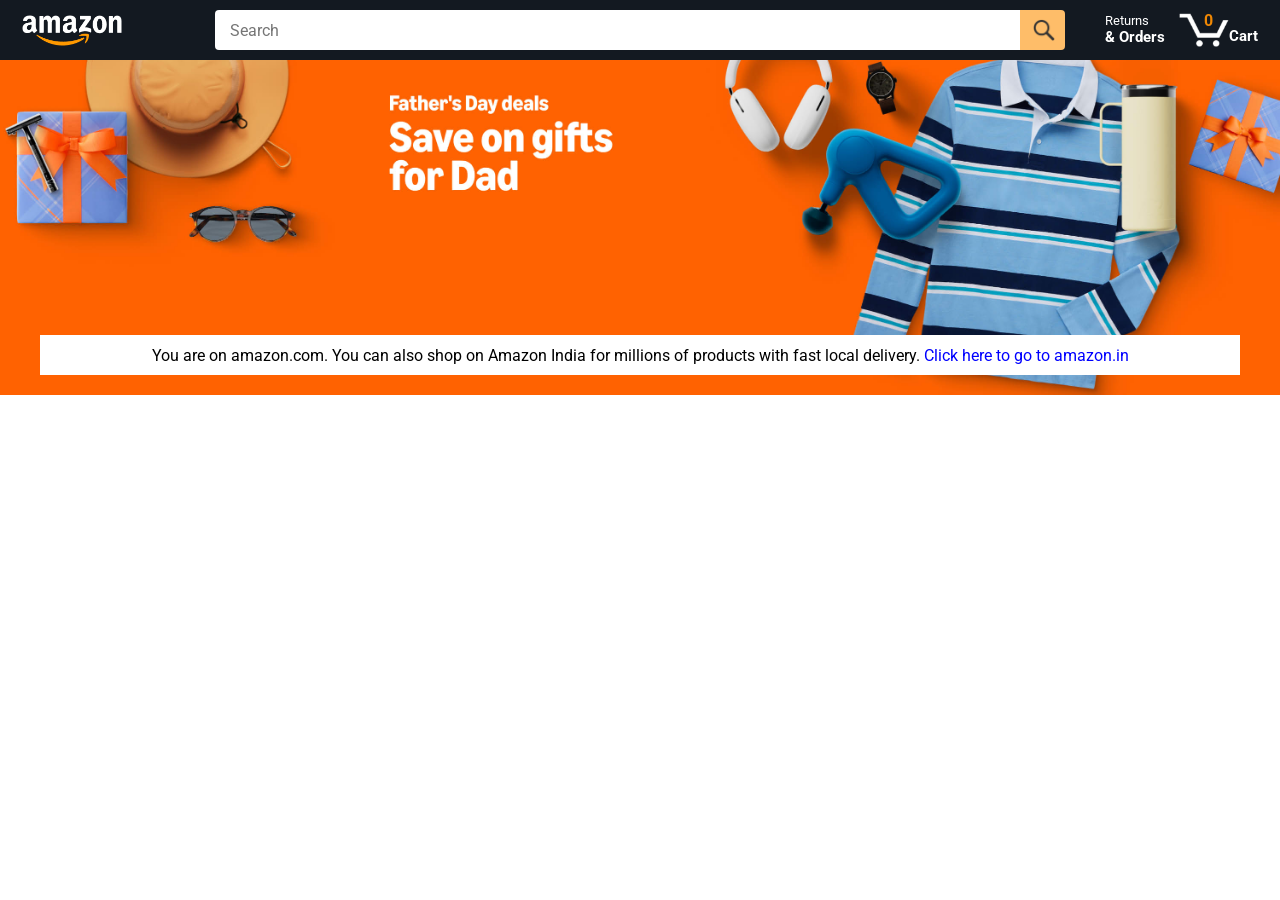
<file: index.html>
<!DOCTYPE html>
<html>
  <head>
    <title>Amazon Project</title>

    <!-- This code is needed for responsive design to work.
      (Responsive design = make the website look good on
      smaller screen sizes like a phone or a tablet). -->
    <meta name="viewport" content="width=device-width, initial-scale=1">

    <!-- Load a font called Roboto from Google Fonts. -->
    <link rel="preconnect" href="https://fonts.googleapis.com">
    <link rel="preconnect" href="https://fonts.gstatic.com" crossorigin>
    <link href="https://fonts.googleapis.com/css2?family=Roboto:wght@400;500;700&display=swap" rel="stylesheet">

    <!-- Here are the CSS files for this page. -->
    <link rel="stylesheet" href="styles/shared/general.css">
    <link rel="stylesheet" href="styles/shared/amazon-header.css">
    <link rel="stylesheet" href="styles/pages/amazon.css">
  </head>
  <body>
    <div class="amazon-header">
      <div class="amazon-header-left-section">
        <a href="amazon.html" class="header-link">
          <img class="amazon-logo"
            src="images/amazon-logo-white.png">
          <img class="amazon-mobile-logo"
            src="images/amazon-mobile-logo-white.png">
        </a>
      </div>

      <div class="amazon-header-middle-section">
        <input class="search-bar" type="text" placeholder="Search">

        <button class="search-button">
          <img class="search-icon" src="images/icons/search-icon.png">
        </button>
      </div>

      <div class="amazon-header-right-section">
        <a class="orders-link header-link" href="orders.html">
          <span class="returns-text">Returns</span>
          <span class="orders-text">& Orders</span>
        </a>

        <a class="cart-link header-link" href="checkout.html">
          <img class="cart-icon" src="images/icons/cart-icon.png">
          <div class="cart-quantity js-cart-quantity">0</div>
          <div class="cart-text">Cart</div>
        </a>
      </div>
    </div>
    <div class="navHero">
      <div class="nav-herotext">
        <p>
          You are on amazon.com. You can also shop on Amazon India for millions
          of products with fast local delivery.
          <a>Click here to go to amazon.in</a>
        </p>
      </div>
    </div>


    <div class="main">
      <div class="products-grid js-products-grid">
      </div>
    </div>

    <script type="module" src="scripts/amazon.js"></script>
  </body>
</html>
</file>
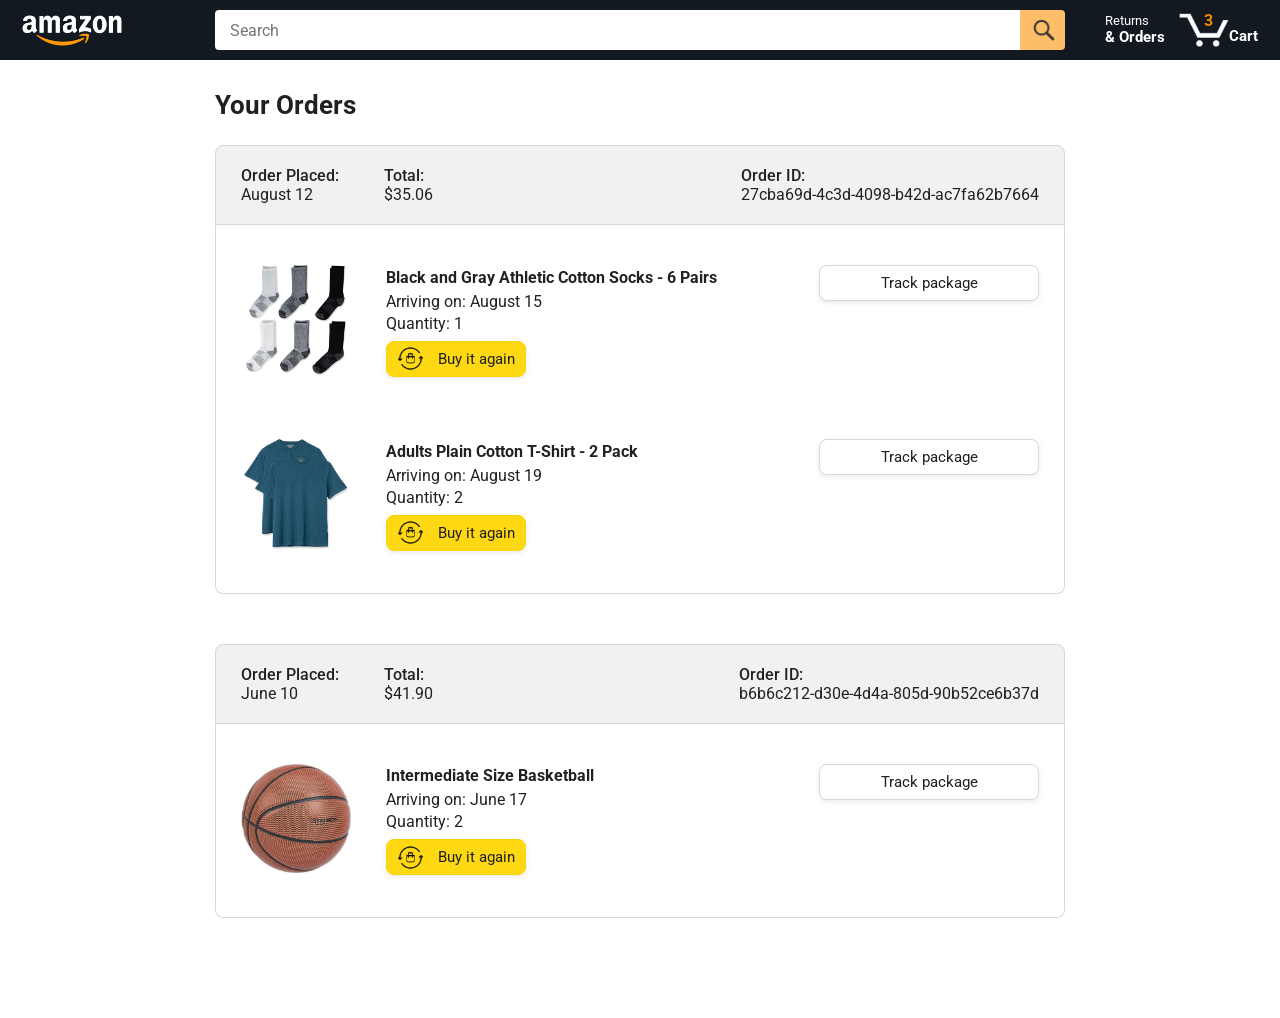
<file: orders.html>
<!DOCTYPE html>
<html>
  <head>
    <title>Orders</title>

    <!-- This code is needed for responsive design to work.
      (Responsive design = make the website look good on
      smaller screen sizes like a phone or a tablet). -->
    <meta name="viewport" content="width=device-width, initial-scale=1">

    <!-- Load a font called Roboto from Google Fonts. -->
    <link rel="preconnect" href="https://fonts.googleapis.com">
    <link rel="preconnect" href="https://fonts.gstatic.com" crossorigin>
    <link href="https://fonts.googleapis.com/css2?family=Roboto:wght@400;500;700&display=swap" rel="stylesheet">

    <!-- Here are the CSS files for this page. -->
    <link rel="stylesheet" href="styles/shared/general.css">
    <link rel="stylesheet" href="styles/shared/amazon-header.css">
    <link rel="stylesheet" href="styles/pages/orders.css">
  </head>
  <body>
    <div class="amazon-header">
      <div class="amazon-header-left-section">
        <a href="index.html" class="header-link">
          <img class="amazon-logo"
            src="images/amazon-logo-white.png">
          <img class="amazon-mobile-logo"
            src="images/amazon-mobile-logo-white.png">
        </a>
      </div>

      <div class="amazon-header-middle-section">
        <input class="search-bar" type="text" placeholder="Search">

        <button class="search-button">
          <img class="search-icon" src="images/icons/search-icon.png">
        </button>
      </div>

      <div class="amazon-header-right-section">
        <a class="orders-link header-link" href="orders.html">
          <span class="returns-text">Returns</span>
          <span class="orders-text">& Orders</span>
        </a>

        <a class="cart-link header-link" href="checkout.html">
          <img class="cart-icon" src="images/icons/cart-icon.png">
          <div class="cart-quantity">3</div>
          <div class="cart-text">Cart</div>
        </a>
      </div>
    </div>

    <div class="main">
      <div class="page-title">Your Orders</div>

      <div class="orders-grid">
        <div class="order-container">
          
          <div class="order-header">
            <div class="order-header-left-section">
              <div class="order-date">
                <div class="order-header-label">Order Placed:</div>
                <div>August 12</div>
              </div>
              <div class="order-total">
                <div class="order-header-label">Total:</div>
                <div>$35.06</div>
              </div>
            </div>

            <div class="order-header-right-section">
              <div class="order-header-label">Order ID:</div>
              <div>27cba69d-4c3d-4098-b42d-ac7fa62b7664</div>
            </div>
          </div>

          <div class="order-details-grid">
            <div class="product-image-container">
              <img src="images/products/athletic-cotton-socks-6-pairs.jpg">
            </div>

            <div class="product-details">
              <div class="product-name">
                Black and Gray Athletic Cotton Socks - 6 Pairs
              </div>
              <div class="product-delivery-date">
                Arriving on: August 15
              </div>
              <div class="product-quantity">
                Quantity: 1
              </div>
              <button class="buy-again-button button-primary">
                <img class="buy-again-icon" src="images/icons/buy-again.png">
                <span class="buy-again-message">Buy it again</span>
              </button>
            </div>

            <div class="product-actions">
              <a href="tracking.html?orderId=123&productId=456">
                <button class="track-package-button button-secondary">
                  Track package
                </button>
              </a>
            </div>

            <div class="product-image-container">
              <img src="images/products/adults-plain-cotton-tshirt-2-pack-teal.jpg">
            </div>

            <div class="product-details">
              <div class="product-name">
                Adults Plain Cotton T-Shirt - 2 Pack
              </div>
              <div class="product-delivery-date">
                Arriving on: August 19
              </div>
              <div class="product-quantity">
                Quantity: 2
              </div>
              <button class="buy-again-button button-primary">
                <img class="buy-again-icon" src="images/icons/buy-again.png">
                <span class="buy-again-message">Buy it again</span>
              </button>
            </div>

            <div class="product-actions">
              <a href="tracking.html">
                <button class="track-package-button button-secondary">
                  Track package
                </button>
              </a>
            </div>
          </div>
        </div>

        <div class="order-container">

          <div class="order-header">
            <div class="order-header-left-section">
              <div class="order-date">
                <div class="order-header-label">Order Placed:</div>
                <div>June 10</div>
              </div>
              <div class="order-total">
                <div class="order-header-label">Total:</div>
                <div>$41.90</div>
              </div>
            </div>

            <div class="order-header-right-section">
              <div class="order-header-label">Order ID:</div>
              <div>b6b6c212-d30e-4d4a-805d-90b52ce6b37d</div>
            </div>
          </div>

          <div class="order-details-grid">
            <div class="product-image-container">
              <img src="images/products/intermediate-composite-basketball.jpg">
            </div>

            <div class="product-details">
              <div class="product-name">
                Intermediate Size Basketball
              </div>
              <div class="product-delivery-date">
                Arriving on: June 17
              </div>
              <div class="product-quantity">
                Quantity: 2
              </div>
              <button class="buy-again-button button-primary">
                <img class="buy-again-icon" src="images/icons/buy-again.png">
                <span class="buy-again-message">Buy it again</span>
              </button>
            </div>

            <div class="product-actions">
              <a href="tracking.html">
                <button class="track-package-button button-secondary">
                  Track package
                </button>
              </a>
            </div>
          </div>
        </div>
      </div>
    </div>
  </body>
</html>
</file>
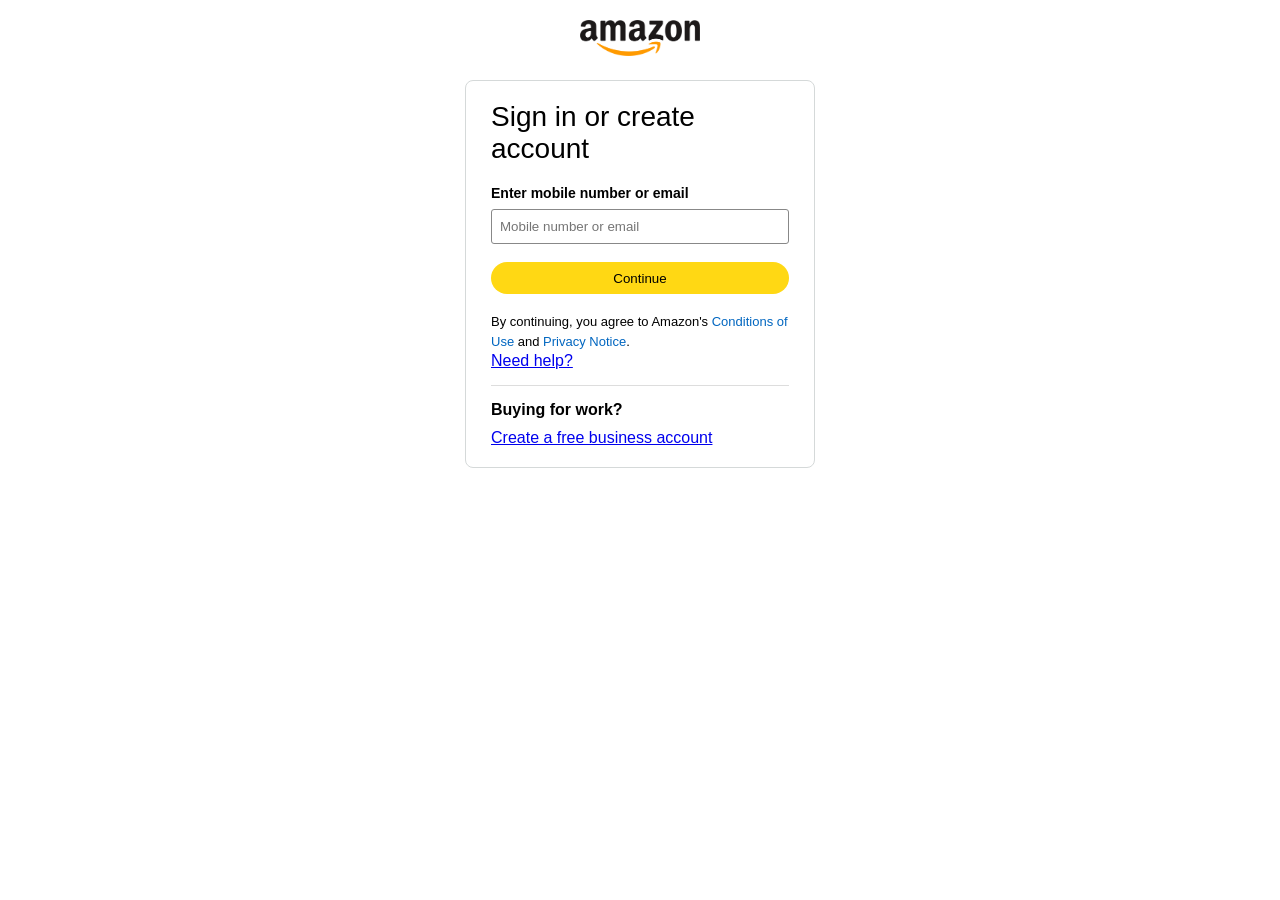
<file: signup.html>
<!DOCTYPE html>
<html lang="en">
<head>
  <meta charset="UTF-8">
  <meta name="viewport" content="width=device-width, initial-scale=1.0">
  <title>Amazon Sign In</title>
  <link rel="stylesheet" href="styles/signin.css">
</head>
<body>

  <!-- Amazon Logo -->
  <div class="logo">
    <img src="images/amazon-logo.png" alt="Amazon Logo">
  </div>

  <!-- Sign In Box -->
  <div class="signin-box">

    <h1>Sign in or create account</h1>

    <label for="email">Enter mobile number or email</label>
    <input
      type="text"
      id="email"
      placeholder="Mobile number or email"
    >

    <button class="continue-btn">
      Continue
    </button>

    <p class="terms">
      By continuing, you agree to Amazon's
      <a href="#">Conditions of Use</a>
      and
      <a href="#">Privacy Notice</a>.
    </p>

    <a href="#" class="help-link">
      Need help?
    </a>

    <hr>

    <h3>Buying for work?</h3>

    <a href="#" class="business-link">
      Create a free business account
    </a>

  </div>

  <!-- Create Account -->


</body>
</html>
</file>
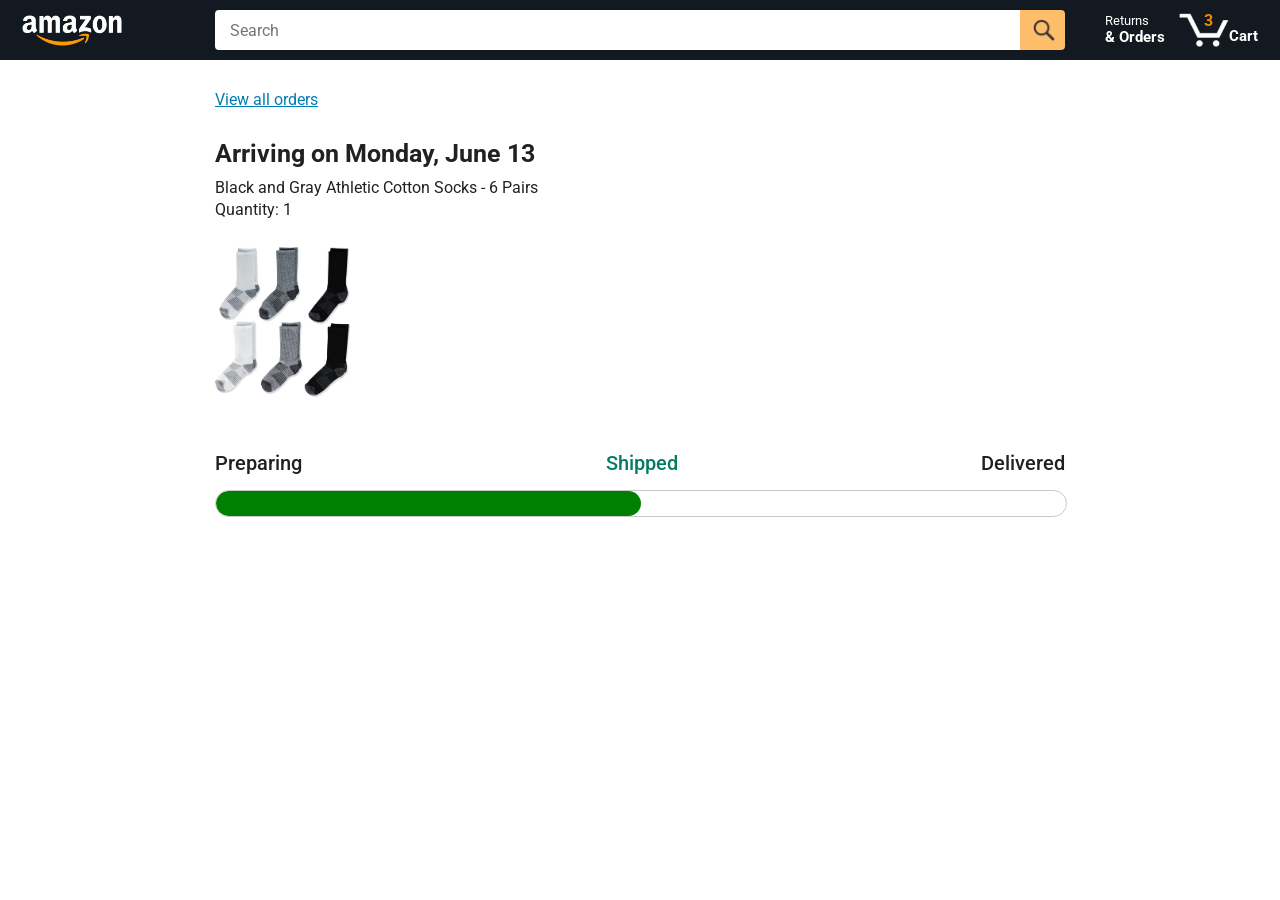
<file: tracking.html>
<!DOCTYPE html>
<html>
  <head>
    <title>Tracking</title>

    <!-- This code is needed for responsive design to work.
      (Responsive design = make the website look good on
      smaller screen sizes like a phone or a tablet). -->
    <meta name="viewport" content="width=device-width, initial-scale=1">

    <!-- Load a font called Roboto from Google Fonts. -->
    <link rel="preconnect" href="https://fonts.googleapis.com">
    <link rel="preconnect" href="https://fonts.gstatic.com" crossorigin>
    <link href="https://fonts.googleapis.com/css2?family=Roboto:wght@400;500;700&display=swap" rel="stylesheet">

    <!-- Here are the CSS files for this page. -->
    <link rel="stylesheet" href="styles/shared/general.css">
    <link rel="stylesheet" href="styles/shared/amazon-header.css">
    <link rel="stylesheet" href="styles/pages/tracking.css">
  </head>
  <body>
    <div class="amazon-header">
      <div class="amazon-header-left-section">
        <a href="index.html" class="header-link">
          <img class="amazon-logo"
            src="images/amazon-logo-white.png">
          <img class="amazon-mobile-logo"
            src="images/amazon-mobile-logo-white.png">
        </a>
      </div>

      <div class="amazon-header-middle-section">
        <input class="search-bar" type="text" placeholder="Search">

        <button class="search-button">
          <img class="search-icon" src="images/icons/search-icon.png">
        </button>
      </div>

      <div class="amazon-header-right-section">
        <a class="orders-link header-link" href="orders.html">
          <span class="returns-text">Returns</span>
          <span class="orders-text">& Orders</span>
        </a>

        <a class="cart-link header-link" href="checkout.html">
          <img class="cart-icon" src="images/icons/cart-icon.png">
          <div class="cart-quantity">3</div>
          <div class="cart-text">Cart</div>
        </a>
      </div>
    </div>

    <div class="main">
      <div class="order-tracking">
        <a class="back-to-orders-link link-primary" href="orders.html">
          View all orders
        </a>

        <div class="delivery-date">
          Arriving on Monday, June 13
        </div>

        <div class="product-info">
          Black and Gray Athletic Cotton Socks - 6 Pairs
        </div>

        <div class="product-info">
          Quantity: 1
        </div>

        <img class="product-image" src="images/products/athletic-cotton-socks-6-pairs.jpg">

        <div class="progress-labels-container">
          <div class="progress-label">
            Preparing
          </div>
          <div class="progress-label current-status">
            Shipped
          </div>
          <div class="progress-label">
            Delivered
          </div>
        </div>

        <div class="progress-bar-container">
          <div class="progress-bar"></div>
        </div>
      </div>
    </div>
  </body>
</html>
</file>
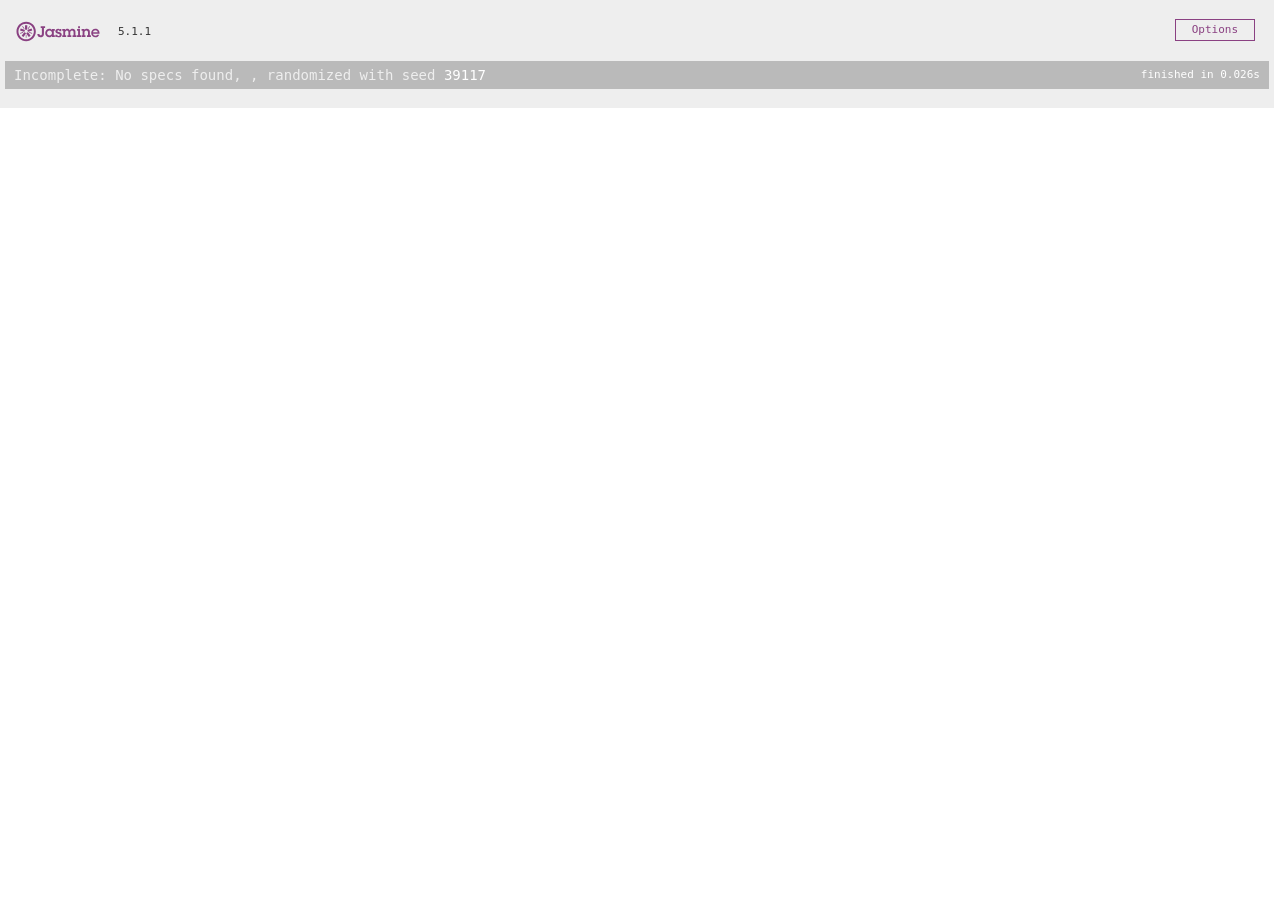
<file: tests-jasmine/tests.html>
<!DOCTYPE html>
<html>
<head>
  <meta charset="utf-8">
  <title>Jasmine Spec Runner v5.1.1</title>

  <link rel="shortcut icon" type="image/png" href="lib/jasmine-5.1.1/jasmine_favicon.png">
  <link rel="stylesheet" href="lib/jasmine-5.1.1/jasmine.css">

  <script src="lib/jasmine-5.1.1/jasmine.js"></script>
  <script src="lib/jasmine-5.1.1/jasmine-html.js"></script>
  <script src="lib/jasmine-5.1.1/boot0.js"></script>
  <!-- optional: include a file here that configures the Jasmine env -->
  <script src="lib/jasmine-5.1.1/boot1.js"></script>


</head>

<body>
</body>
</html>
</file>
<file: styles/shared/general.css>
body {
  font-family: Roboto, Arial;
  color: rgb(33, 33, 33);
  /* The <body> element has a default margin of 8px
     on all sides. This removes the default margins. */
  margin: 0;
}

/* <p> elements have a default margin on the top
   and bottom. This removes the default margins. */
p {
  margin: 0;
}

button {
  cursor: pointer;
}

select {
  cursor: pointer;
}

input, select, button {
  font-family: Roboto, Arial;
}

.button-primary {
  color: rgb(33, 33, 33);
  background-color: rgb(255, 216, 20);
  border: 1px solid rgb(252, 210, 0);
  border-radius: 8px;
  cursor: pointer;
  box-shadow: 0 2px 5px rgba(213, 217, 217, 0.5);
}

.button-primary:hover {
  background-color: rgb(247, 202, 0);
  border: 1px solid rgb(242, 194, 0);
}

.button-primary:active {
  background: rgb(255, 216, 20);
  border-color: rgb(252, 210, 0);
  box-shadow: none;
}

.button-secondary {
  color: rgb(33, 33, 33);
  background: white;
  border: 1px solid rgb(213, 217, 217);
  border-radius: 8px;
  cursor: pointer;
  box-shadow: 0 2px 5px rgba(213, 217, 217, 0.5);
}

.button-secondary:hover {
  background-color: rgb(247, 250, 250);
}

.button-secondary:active {
  background-color: rgb(237, 253, 255);
  box-shadow: none;
}

/* These styles will limit text to 2 lines. Anything
   beyond 2 lines will be replaced with "..."
   You can find this code by using an A.I. tool or by
   searching in Google.
   https://css-tricks.com/almanac/properties/l/line-clamp/ */
.limit-text-to-2-lines {
  display: -webkit-box;
  -webkit-line-clamp: 2;
  -webkit-box-orient: vertical;
  overflow: hidden;
}

.link-primary {
  color: rgb(1, 124, 182);
  cursor: pointer;
}

.link-primary:hover {
  color: rgb(196, 80, 0);
}

/* Styles for dropdown selectors. */
select {
  color: rgb(33, 33, 33);
  background-color: rgb(240, 240, 240);
  border: 1px solid rgb(213, 217, 217);
  border-radius: 8px;
  padding: 3px 5px;
  font-size: 15px;
  cursor: pointer;
  box-shadow: 0 2px 5px rgba(213, 217, 217, 0.5);
}

select:focus,
input:focus {
  outline: 2px solid rgb(255, 153, 0);
}
</file>
<file: styles/shared/amazon-header.css>
.amazon-header {
  background-color: rgb(19, 25, 33);
  color: white;
  padding-left: 15px;
  padding-right: 15px;

  display: flex;
  align-items: center;
  justify-content: space-between;

  position: fixed;
  top: 0;
  left: 0;
  right: 0;
  height: 60px;
}

.amazon-header-left-section {
  width: 180px;
}

@media (max-width: 800px) {
  .amazon-header-left-section {
    width: unset;
  }
}

.header-link {
  display: inline-block;
  padding: 6px;
  border-radius: 2px;
  cursor: pointer;
  text-decoration: none;
  border: 1px solid rgba(0, 0, 0, 0);
}
@media(min-width:450px) {
  .sign-amazon{
    height: 10px;
  }
}
.Sign-in{
  text-decoration: none;
}
.sign-amazon{
    height: 40px;
}
.sign-amazon:hover{
  border: 1px solid #ffffff;
}
.header-link:hover {
  border: 1px solid white;
}

.amazon-logo {
  width: 100px;
  margin-top: 5px;
}

.amazon-mobile-logo {
  display: none;
}

@media (max-width: 575px) {
  .amazon-logo {
    display: none;
  }

  .amazon-mobile-logo {
    display: block;
    height: 35px;
    margin-top: 5px;
  }
}

.amazon-header-middle-section {
  flex: 1;
  max-width: 850px;
  margin-left: 10px;
  margin-right: 10px;
  display: flex;
}

.search-bar {
  flex: 1;
  width: 0;
  font-size: 16px;
  height: 38px;
  padding-left: 15px;
  border: none;
  border-top-left-radius: 4px;
  border-bottom-left-radius: 4px;
  border-top-right-radius: 0;
  border-bottom-right-radius: 0;
}
@media (maxwidth:500px) {
  .search-button{
    display: none;
  }
}
.search-button {
  background-color: rgb(254, 189, 105);
  border: none;
  width: 45px;
  height: 40px;
  border-top-right-radius: 4px;
  border-bottom-right-radius: 4px;
  flex-shrink: 0;
}

.search-icon {
  height: 22px;
  margin-left: 2px;
  margin-top: 3px;
}

.amazon-header-right-section {
  width: 180px;
  flex-shrink: 0;
  display: flex;
  justify-content: end;
}

.orders-link {
  color: white;
}

.returns-text {
  display: block;
  font-size: 13px;
}

.orders-text {
  display: block;
  font-size: 15px;
  font-weight: 700;
}

.cart-link {
  color: white;
  display: flex;
  align-items: center;
  position: relative;
}

.cart-icon {
  width: 50px;
}

.cart-text {
  margin-top: 12px;
  font-size: 15px;
  font-weight: 700;
}

.cart-quantity {
  color: rgb(240, 136, 4);
  font-size: 16px;
  font-weight: 700;

  position: absolute;
  top: 4px;
  left: 22px;
  
  width: 26px;
  text-align: center;
}
</file>
<file: styles/pages/amazon.css>
.main {
  margin-top: 60px;
}

.products-grid {
  display: grid;

  /* - In CSS Grid, 1fr means a column will take up the
       remaining space in the grid.
     - If we write 1fr 1fr ... 1fr; 8 times, this will
       divide the grid into 8 columns, each taking up an
       equal amount of the space.
     - repeat(8, 1fr); is a shortcut for repeating "1fr"
       8 times (instead of typing out "1fr" 8 times).
       repeat(...) is a special property that works with
       display: grid; */
  grid-template-columns: repeat(8, 1fr);
}

/* @media is used to create responsive design (making the
   website look good on any screen size). This @media
   means when the screen width is 2000px or less, we
   will divide the grid into 7 columns instead of 8. */
@media (max-width: 6800px) {
  .products-grid {
    grid-template-columns: repeat(4, 1fr);
  }
}

/* This @media means when the screen width is 1600px or
   less, we will divide the grid into 6 columns. */
@media (max-width: 6800px) {
  .products-grid {
    grid-template-columns: repeat(4, 1fr);
  }
}

@media (max-width: 6800px) {
  .products-grid {
    grid-template-columns: repeat(4, 1fr);
  }
}

@media (max-width: 6800px) {
  .products-grid {
    grid-template-columns: repeat(4, 1fr);
  }
}

@media (max-width: 800px) {
  .products-grid {
    grid-template-columns: repeat(3, 1fr);
  }
}

@media (max-width: 575px) {
  .products-grid {
    grid-template-columns: repeat(2, 1fr);
  }
}

@media (max-width: 450px) {
  .products-grid {
    grid-template-columns: 1fr;
  }
}
.navHero{
    height: 350px;
    width: 100%;
    margin-top: 45px;
    background-image: url("../../images/hero.jpg");
    background-size: cover;
    display: flex;
    align-items: end;
    justify-content: center;
}
.nav-herotext a{
    color: blue;
}
.nav-herotext{
    height: 40px;
    width: 1200px;
    background-color: white;
    color: black;
    display: flex;
    align-items: center;
    justify-content: center;
    margin-bottom: 20px;
}
.sign-text1{
  padding: 6px 5px 0 5px;
  color: #ffffff;
  font-size: 12px;
}
.sign-text2{
  padding: 0 1px 3px 2px;
  color: #ffffff;
  font-size: 14px;
}

.product-container {
  padding-top: 40px;
  padding-bottom: 25px;
  padding-left: 25px;
  padding-right: 25px;

  border-right: 1px solid rgb(231, 231, 231);
  border-bottom: 1px solid rgb(231, 231, 231);

  display: flex;
  flex-direction: column;
}

.product-image-container {
  display: flex;
  justify-content: center;
  align-items: center;

  height: 180px;
  margin-bottom: 20px;
}

.product-image {
  /* Images will overflow their container by default. To
    prevent this, we set max-width and max-height to 100%
    so they stay inside their container. */
  max-width: 100%;
  max-height: 100%;
}

.product-name {
  height: 40px;
  margin-bottom: 5px;
}

.product-rating-container {
  display: flex;
  align-items: center;
  margin-bottom: 10px;
}

.product-rating-stars {
  width: 100px;
  margin-right: 6px;
}

.product-rating-count {
  color: rgb(1, 124, 182);
  cursor: pointer;
  margin-top: 3px;
}

.product-price {
  font-weight: 700;
  margin-bottom: 10px;
}

.product-quantity-container {
  margin-bottom: 17px;
}

.product-spacer {
  flex: 1;
}

.added-to-cart {
  color: rgb(6, 125, 98);
  font-size: 16px;

  display: flex;
  align-items: center;
  margin-bottom: 8px;

  /* At first, the "Added to cart" message will
     be invisible. Use JavaScript to change the
     opacity and make it visible. */
  opacity: 0;
}

.added-to-cart img {
  height: 20px;
  margin-right: 5px;
}

.add-to-cart-button {
  width: 100%;
  padding: 8px;
  border-radius: 50px;
}
footer{
    margin-top: 25px;
}
.footer-panel1{
    height: 40px;
    color: #ffffff;
    background-color: #37475A;
    display: flex;
    justify-content: center;
    align-items: center;
    font-size: 0.85rem;

}
.footer-panel2 a{
    display: block;
    font-size: 0.5rem;
    margin-top: 5px;
}
.footer-panel2{
    height: 150px;
    background-color: #0f1111;
    font-size: 0.85rem;
    display: flex;
    justify-content: space-evenly;
    color: white;
    border-bottom: 0.86px solid white;
}
.footer-panel5{
    background-color: #0f1111;
    color: white;
    text-align: center;
}
</file>
<file: styles/pages/orders.css>
.main {
  max-width: 850px;
  margin-top: 90px;
  margin-bottom: 100px;
  padding-left: 20px;
  padding-right: 20px;

  /* margin-left: auto;
     margin-right auto;
     Is a trick for centering an element horizontally
     without needing a container. */
  margin-left: auto;
  margin-right: auto;
}

.page-title {
  font-weight: 700;
  font-size: 26px;
  margin-bottom: 25px;
}

.orders-grid {
  display: grid;
  grid-template-columns: 1fr;
  row-gap: 50px;
}

.order-header {
  background-color: rgb(240, 242, 242);
  border: 1px solid rgb(213, 217, 217);

  display: flex;
  align-items: center;
  justify-content: space-between;

  padding: 20px 25px;
  border-top-left-radius: 8px;
  border-top-right-radius: 8px;
}

.order-header-left-section {
  display: flex;
  flex-shrink: 0;
}

.order-header-label {
  font-weight: 500;
}

.order-date,
.order-total {
  margin-right: 45px;
}

.order-header-right-section {
  flex-shrink: 1;
}

@media (max-width: 575px) {
  .order-header {
    flex-direction: column;
    align-items: start;
    line-height: 23px;
    padding: 15px;
  }

  .order-header-left-section {
    flex-direction: column;
  }

  .order-header-label {
    margin-right: 5px;
  }

  .order-date,
  .order-total {
    display: grid;
    grid-template-columns: auto 1fr;
    margin-right: 0;
  }

  .order-header-right-section {
    display: grid;
    grid-template-columns: auto 1fr;
  }
}

.order-details-grid {
  padding: 40px 25px;
  border: 1px solid rgb(213, 217, 217);
  border-top: none;
  border-bottom-left-radius: 8px;
  border-bottom-right-radius: 8px;

  display: grid;
  grid-template-columns: 110px 1fr 220px;
  column-gap: 35px;
  row-gap: 60px;
  align-items: center;
}

@media (max-width: 800px) {
  .order-details-grid {
    grid-template-columns: 110px 1fr;
    row-gap: 0;
    padding-bottom: 8px;
  }
}

@media (max-width: 450px) {
  .order-details-grid {
    grid-template-columns: 1fr;
  }
}

.product-image-container {
  text-align: center;
}

.product-image-container img {
  max-width: 110px;
  max-height: 110px;
}

.product-name {
  font-weight: 700;
  margin-bottom: 5px;
}

.product-delivery-date {
  margin-bottom: 3px;
}

.product-quantity {
  margin-bottom: 8px;
}

.buy-again-button {
  font-size: 15px;
  width: 140px;
  height: 36px;
  border-radius: 8px;

  display: flex;
  align-items: center;
  justify-content: center;
}

.buy-again-icon {
  width: 25px;
  margin-right: 15px;
}

.product-actions {
  align-self: start;
}

.track-package-button {
  width: 100%;
  font-size: 15px;
  padding: 8px;
}

@media (max-width: 800px) {
  .buy-again-button {
    margin-bottom: 10px;
  }

  .product-actions {
    /* grid-column: 2 means this element will be placed
       in column 2 in the grid. (Normally, the column that
       an element is placed in is determined by the order
       of the elements in the HTML. grid-column overrides
       this default ordering). */
    grid-column: 2;
    margin-bottom: 30px;
  }

  .track-package-button {
    width: 140px;
  }
}

@media (max-width: 450px) {
  .product-image-container {
    text-align: center;
    margin-bottom: 25px;
  }

  .product-image-container img {
    max-width: 150px;
    max-height: 150px;
  }

  .product-name {
    margin-bottom: 10px;
  }

  .product-quantity {
    margin-bottom: 15px;
  }

  .buy-again-button {
    width: 100%;
    margin-bottom: 15px;
  }

  .product-actions {
    /* grid-column: auto; undos grid-column: 2; from above.
       This element will now be placed in its normal column
       in the grid. */
    grid-column: auto;
    margin-bottom: 70px;
  }

  .track-package-button {
    width: 100%;
    padding: 12px;
  }
}
</file>
<file: styles/signin.css>
*{
  margin:0;
  padding:0;
  box-sizing:border-box;
  font-family:Arial, Helvetica, sans-serif;
}

body{
  display:flex;
  flex-direction:column;
  align-items:center;
  margin-top:20px;
}

.logo img{
  width:120px;
  margin-bottom:20px;
}

.signin-box{
  width:350px;
  border:1px solid #d5d9d9;
  border-radius:8px;
  padding:20px 25px;
}

.signin-box h1{
  font-size:28px;
  font-weight:400;
  margin-bottom:20px;
}

.signin-box label{
  display:block;
  font-size:14px;
  font-weight:bold;
  margin-bottom:8px;
}

.signin-box input{
  width:100%;
  height:35px;
  border:1px solid #888;
  border-radius:3px;
  padding:8px;
  margin-bottom:18px;
}

.signin-box button{
  width:100%;
  height:32px;
  background:#FFD814;
  border:none;
  border-radius:20px;
  cursor:pointer;
  margin-bottom:18px;
}

.terms{
  font-size:13px;
  line-height:20px;
}

.terms a{
  text-decoration:none;
  color:#0066c0;
}

.help{
  display:inline-block;
  margin:18px 0;
  color:#0066c0;
  text-decoration:none;
}

hr{
  margin:15px 0;
  border:none;
  border-top:1px solid #ddd;
}

h3{
  font-size:16px;
  margin-bottom:10px;
}

.business{
  text-decoration:none;
  color:#0066c0;
  font-size:14px;
}
</file>
<file: styles/pages/tracking.css>
.main {
  max-width: 850px;
  margin-top: 90px;
  margin-bottom: 100px;
  padding-left: 30px;
  padding-right: 30px;

  /* margin-left: auto;
     margin-right auto;
     Is a trick for centering an element horizontally
     without needing a container. */
  margin-left: auto;
  margin-right: auto;
}

.back-to-orders-link {
  display: inline-block;
  margin-bottom: 30px;
}

.delivery-date {
  font-size: 25px;
  font-weight: 700;
  margin-bottom: 10px;
}

.product-info {
  margin-bottom: 3px;
}

.product-image {
  max-width: 150px;
  max-height: 150px;
  margin-top: 25px;
  margin-bottom: 50px;
}

.progress-labels-container {
  display: flex;
  justify-content: space-between;
  font-size: 20px;
  font-weight: 500;
  margin-bottom: 15px;
}

.current-status {
  color: rgb(6, 125, 98);
}

@media (max-width: 575px) {
  .progress-labels-container {
    font-size: 16px;
  }
}

@media (max-width: 450px) {
  .progress-labels-container {
    flex-direction: column;
    margin-bottom: 5px;
  }

  .progress-label {
    margin-bottom: 3px;
  }
}

.progress-bar-container {
  height: 25px;
  width: 100%;

  border: 1px solid rgb(200, 200, 200);
  border-radius: 50px;
  overflow: hidden;
}

.progress-bar {
  height: 100%;
  background-color: green;
  border-radius: 50px;
  width: 50%;
}
</file>
<file: tests-jasmine/lib/jasmine-5.1.1/jasmine.css>
@charset "UTF-8";
body {
  overflow-y: scroll;
}

.jasmine_html-reporter {
  width: 100%;
  background-color: #eee;
  padding: 5px;
  margin: -8px;
  font-size: 11px;
  font-family: Monaco, "Lucida Console", monospace;
  line-height: 14px;
  color: #333;
}
.jasmine_html-reporter a {
  text-decoration: none;
}
.jasmine_html-reporter a:hover {
  text-decoration: underline;
}
.jasmine_html-reporter p, .jasmine_html-reporter h1, .jasmine_html-reporter h2, .jasmine_html-reporter h3, .jasmine_html-reporter h4, .jasmine_html-reporter h5, .jasmine_html-reporter h6 {
  margin: 0;
  line-height: 14px;
}
.jasmine_html-reporter .jasmine-banner,
.jasmine_html-reporter .jasmine-symbol-summary,
.jasmine_html-reporter .jasmine-summary,
.jasmine_html-reporter .jasmine-result-message,
.jasmine_html-reporter .jasmine-spec .jasmine-description,
.jasmine_html-reporter .jasmine-spec-detail .jasmine-description,
.jasmine_html-reporter .jasmine-alert .jasmine-bar,
.jasmine_html-reporter .jasmine-stack-trace {
  padding-left: 9px;
  padding-right: 9px;
}
.jasmine_html-reporter .jasmine-banner {
  position: relative;
}
.jasmine_html-reporter .jasmine-banner .jasmine-title {
  background: url("[data-uri]") no-repeat;
  background: url("[data-uri]") no-repeat, none;
  background-size: 100%;
  display: block;
  float: left;
  width: 90px;
  height: 25px;
}
.jasmine_html-reporter .jasmine-banner .jasmine-version {
  margin-left: 14px;
  position: relative;
  top: 6px;
}
.jasmine_html-reporter #jasmine_content {
  position: fixed;
  right: 100%;
}
.jasmine_html-reporter .jasmine-banner {
  margin-top: 14px;
}
.jasmine_html-reporter .jasmine-duration {
  color: #fff;
  float: right;
  line-height: 28px;
  padding-right: 9px;
}
.jasmine_html-reporter .jasmine-symbol-summary {
  overflow: hidden;
  margin: 14px 0;
}
.jasmine_html-reporter .jasmine-symbol-summary li {
  display: inline-block;
  height: 10px;
  width: 14px;
  font-size: 16px;
}
.jasmine_html-reporter .jasmine-symbol-summary li.jasmine-passed {
  font-size: 14px;
}
.jasmine_html-reporter .jasmine-symbol-summary li.jasmine-passed:before {
  color: #007069;
  content: "•";
}
.jasmine_html-reporter .jasmine-symbol-summary li.jasmine-failed {
  line-height: 9px;
}
.jasmine_html-reporter .jasmine-symbol-summary li.jasmine-failed:before {
  color: #ca3a11;
  content: "×";
  font-weight: bold;
  margin-left: -1px;
}
.jasmine_html-reporter .jasmine-symbol-summary li.jasmine-excluded {
  font-size: 14px;
}
.jasmine_html-reporter .jasmine-symbol-summary li.jasmine-excluded:before {
  color: #bababa;
  content: "•";
}
.jasmine_html-reporter .jasmine-symbol-summary li.jasmine-excluded-no-display {
  font-size: 14px;
  display: none;
}
.jasmine_html-reporter .jasmine-symbol-summary li.jasmine-pending {
  line-height: 17px;
}
.jasmine_html-reporter .jasmine-symbol-summary li.jasmine-pending:before {
  color: #ba9d37;
  content: "*";
}
.jasmine_html-reporter .jasmine-symbol-summary li.jasmine-empty {
  font-size: 14px;
}
.jasmine_html-reporter .jasmine-symbol-summary li.jasmine-empty:before {
  color: #ba9d37;
  content: "•";
}
.jasmine_html-reporter .jasmine-run-options {
  float: right;
  margin-right: 5px;
  border: 1px solid #8a4182;
  color: #8a4182;
  position: relative;
  line-height: 20px;
}
.jasmine_html-reporter .jasmine-run-options .jasmine-trigger {
  cursor: pointer;
  padding: 8px 16px;
}
.jasmine_html-reporter .jasmine-run-options .jasmine-payload {
  position: absolute;
  display: none;
  right: -1px;
  border: 1px solid #8a4182;
  background-color: #eee;
  white-space: nowrap;
  padding: 4px 8px;
}
.jasmine_html-reporter .jasmine-run-options .jasmine-payload.jasmine-open {
  display: block;
}
.jasmine_html-reporter .jasmine-bar {
  line-height: 28px;
  font-size: 14px;
  display: block;
  color: #eee;
}
.jasmine_html-reporter .jasmine-bar.jasmine-failed, .jasmine_html-reporter .jasmine-bar.jasmine-errored {
  background-color: #ca3a11;
  border-bottom: 1px solid #eee;
}
.jasmine_html-reporter .jasmine-bar.jasmine-passed {
  background-color: #007069;
}
.jasmine_html-reporter .jasmine-bar.jasmine-incomplete {
  background-color: #bababa;
}
.jasmine_html-reporter .jasmine-bar.jasmine-skipped {
  background-color: #bababa;
}
.jasmine_html-reporter .jasmine-bar.jasmine-warning {
  margin-top: 14px;
  margin-bottom: 14px;
  background-color: #ba9d37;
  color: #333;
}
.jasmine_html-reporter .jasmine-bar.jasmine-menu {
  background-color: #fff;
  color: #000;
}
.jasmine_html-reporter .jasmine-bar.jasmine-menu a {
  color: blue;
  text-decoration: underline;
}
.jasmine_html-reporter .jasmine-bar a {
  color: white;
}
.jasmine_html-reporter.jasmine-spec-list .jasmine-bar.jasmine-menu.jasmine-failure-list,
.jasmine_html-reporter.jasmine-spec-list .jasmine-results .jasmine-failures {
  display: none;
}
.jasmine_html-reporter.jasmine-failure-list .jasmine-bar.jasmine-menu.jasmine-spec-list,
.jasmine_html-reporter.jasmine-failure-list .jasmine-summary {
  display: none;
}
.jasmine_html-reporter .jasmine-results {
  margin-top: 14px;
}
.jasmine_html-reporter .jasmine-summary {
  margin-top: 14px;
}
.jasmine_html-reporter .jasmine-summary ul {
  list-style-type: none;
  margin-left: 14px;
  padding-top: 0;
  padding-left: 0;
}
.jasmine_html-reporter .jasmine-summary ul.jasmine-suite {
  margin-top: 7px;
  margin-bottom: 7px;
}
.jasmine_html-reporter .jasmine-summary li.jasmine-passed a {
  color: #007069;
}
.jasmine_html-reporter .jasmine-summary li.jasmine-failed a {
  color: #ca3a11;
}
.jasmine_html-reporter .jasmine-summary li.jasmine-empty a {
  color: #ba9d37;
}
.jasmine_html-reporter .jasmine-summary li.jasmine-pending a {
  color: #ba9d37;
}
.jasmine_html-reporter .jasmine-summary li.jasmine-excluded a {
  color: #bababa;
}
.jasmine_html-reporter .jasmine-specs li.jasmine-passed a:before {
  content: "• ";
}
.jasmine_html-reporter .jasmine-specs li.jasmine-failed a:before {
  content: "× ";
}
.jasmine_html-reporter .jasmine-specs li.jasmine-empty a:before {
  content: "* ";
}
.jasmine_html-reporter .jasmine-specs li.jasmine-pending a:before {
  content: "• ";
}
.jasmine_html-reporter .jasmine-specs li.jasmine-excluded a:before {
  content: "• ";
}
.jasmine_html-reporter .jasmine-description + .jasmine-suite {
  margin-top: 0;
}
.jasmine_html-reporter .jasmine-suite {
  margin-top: 14px;
}
.jasmine_html-reporter .jasmine-suite a {
  color: #333;
}
.jasmine_html-reporter .jasmine-failures .jasmine-spec-detail {
  margin-bottom: 28px;
}
.jasmine_html-reporter .jasmine-failures .jasmine-spec-detail .jasmine-description {
  background-color: #ca3a11;
  color: white;
}
.jasmine_html-reporter .jasmine-failures .jasmine-spec-detail .jasmine-description a {
  color: white;
}
.jasmine_html-reporter .jasmine-result-message {
  padding-top: 14px;
  color: #333;
  white-space: pre-wrap;
}
.jasmine_html-reporter .jasmine-result-message span.jasmine-result {
  display: block;
}
.jasmine_html-reporter .jasmine-stack-trace {
  margin: 5px 0 0 0;
  max-height: 224px;
  overflow: auto;
  line-height: 18px;
  color: #666;
  border: 1px solid #ddd;
  background: white;
  white-space: pre;
}
.jasmine_html-reporter .jasmine-expander a {
  display: block;
  margin-left: 14px;
  color: blue;
  text-decoration: underline;
}
.jasmine_html-reporter .jasmine-expander-contents {
  display: none;
}
.jasmine_html-reporter .jasmine-expanded {
  padding-bottom: 10px;
}
.jasmine_html-reporter .jasmine-expanded .jasmine-expander-contents {
  display: block;
  margin-left: 14px;
  padding: 5px;
}
.jasmine_html-reporter .jasmine-debug-log {
  margin: 5px 0 0 0;
  padding: 5px;
  color: #666;
  border: 1px solid #ddd;
  background: white;
}
.jasmine_html-reporter .jasmine-debug-log table {
  border-spacing: 0;
}
.jasmine_html-reporter .jasmine-debug-log table, .jasmine_html-reporter .jasmine-debug-log th, .jasmine_html-reporter .jasmine-debug-log td {
  border: 1px solid #ddd;
}
</file>
